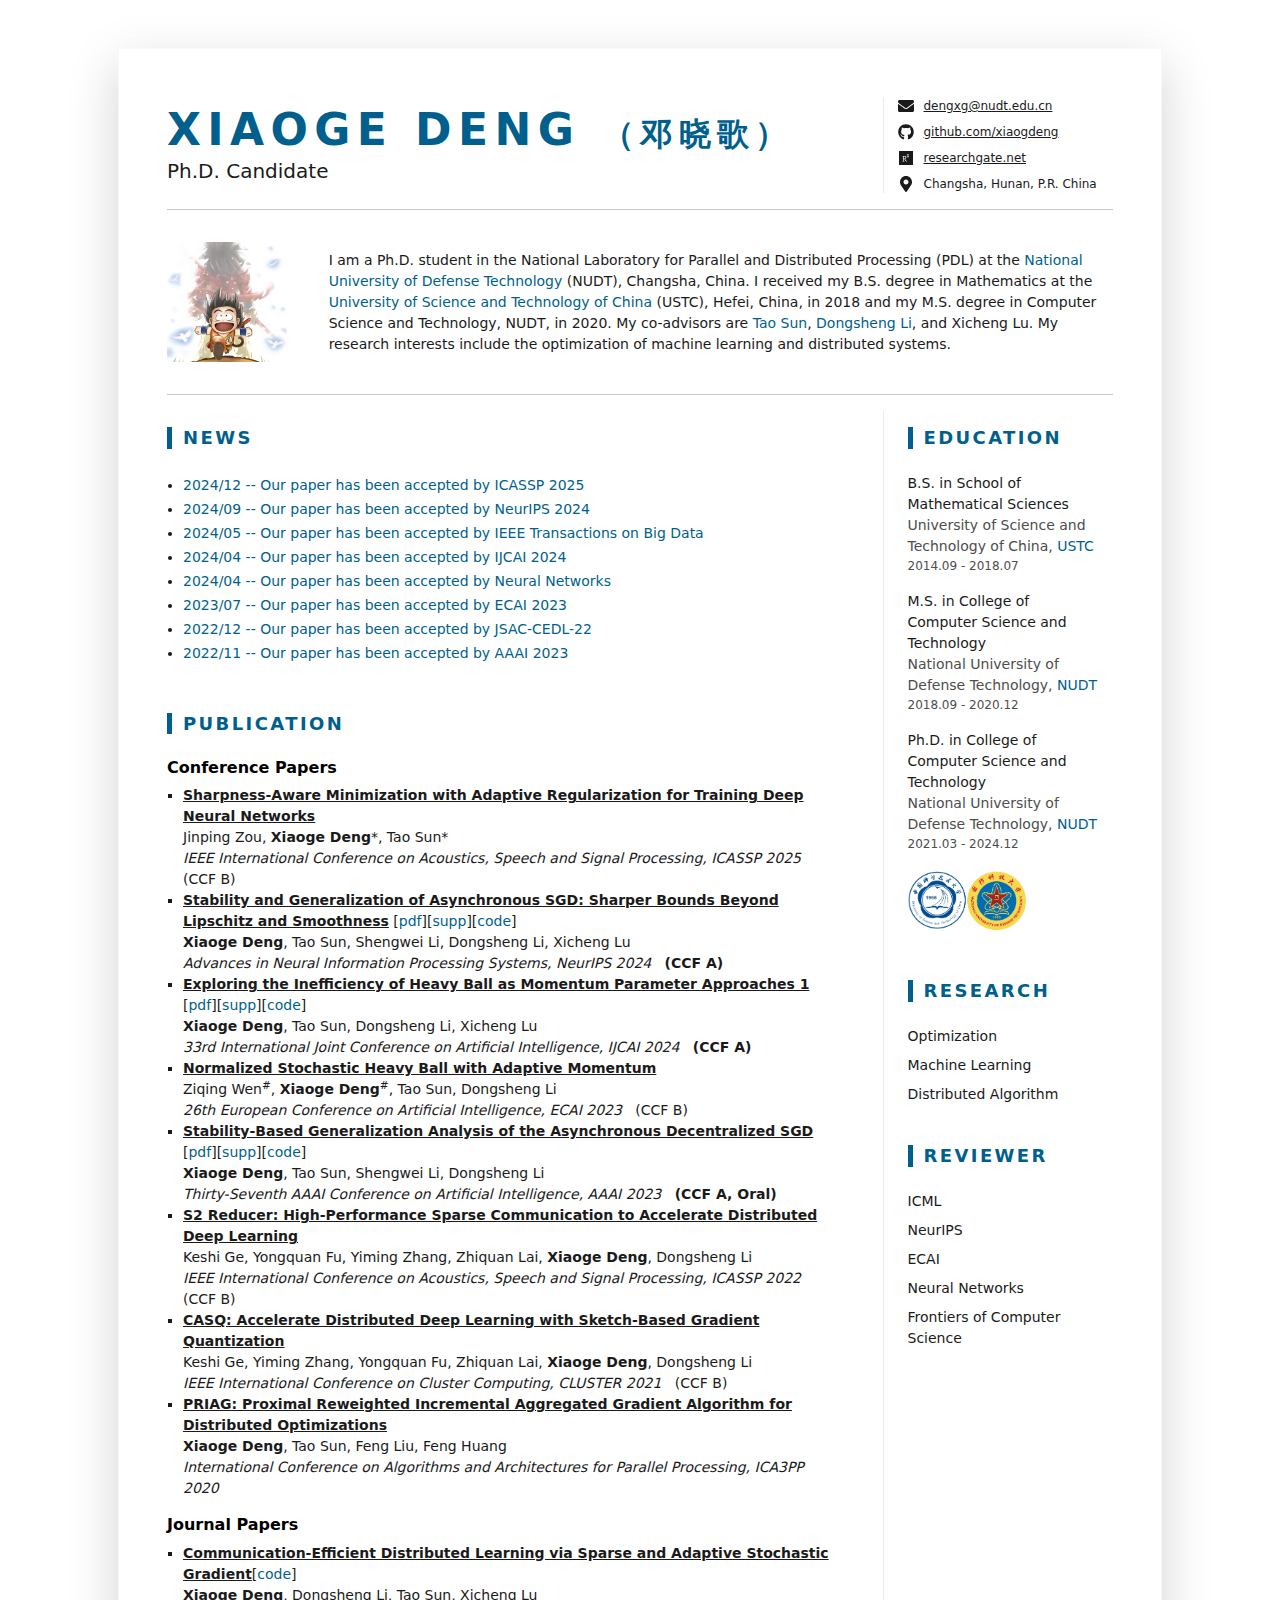
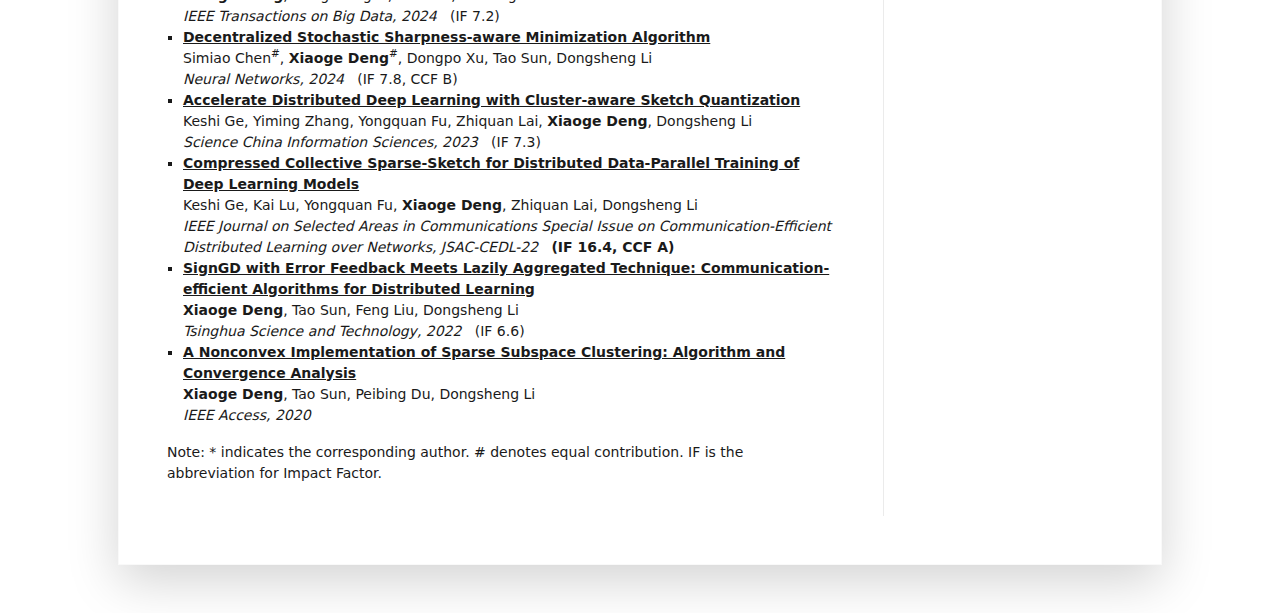
<file: index.html>
<!DOCTYPE html>
<html lang="en"> 
<head>
	<!--
	<title>Homepage of Xiaoge Deng</title>
	-->
	<title>Xiaoge Deng 邓晓歌</title>
	
	<!-- Meta -->
	<meta charset="utf-8">
	<meta http-equiv="X-UA-Compatible" content="IE=edge">
	<meta name="viewport" content="width=device-width, initial-scale=1.0">
	<meta name="description" content="from the free template 'DevResume' of Xiaoying Riley at 3rd Wave Media">
	<meta name="author" content="dxiaog" >
	<meta name="msvalidate.01" content="BFFDCE0091F31E908159C01A692E9F1B" /> <!-- for url search service of Bing -->
	<link rel="shortcut icon" href="assets/images/ya.svg">
	
	<!-- Google Fonts -->
	<link href="https://fonts.googleapis.com/css?family=Roboto:300,400,500,700,900" rel="stylesheet">
	
	<!-- FontAwesome JS-->
	<script defer src="assets/fontawesome/js/all.min.js"></script>
	
	<!-- Theme CSS -->  
	<link id="theme-style" rel="stylesheet" href="assets/css/devresume.css">

	<!-- Highlight Anchors -->
	<style>
        a:target
		{
			background: hsla(93,60%,80%,0.5);
		}
    </style>
</head>

<body>
	
	<div class="main-wrapper">
		<div class="container px-3 px-lg-5">
			<article class="resume-wrapper mx-auto theme-bg-light p-5 mb-5 my-5 shadow-lg">
				
				<div class="resume-header">
					<div class="row align-items-center">
						<div class="resume-title col-12 col-md-6 col-lg-8 col-xl-9">
							<h2 class="resume-name mb-0 text-uppercase">Xiaoge Deng <font size="6">（邓晓歌）</font></h2>
							<div class="resume-tagline mb-3 mb-md-0">
								Ph.D. Candidate
							</div>
						</div><!--//resume-title-->
						<div class="resume-contact col-12 col-md-6 col-lg-4 col-xl-3">
							<ul class="list-unstyled mb-0">
								<li class="mb-2"><i class="fas fa-envelope fa-fw fa-lg me-2"></i><a class="resume-link" href="mailto:dengxg@nudt.edu.cn">dengxg@nudt.edu.cn</a></li>
								<li class="mb-2"><i class="fab fa-github fa-fw fa-lg me-2"></i><a class="resume-link" href="https://github.com/xiaogdeng">github.com/xiaogdeng</a></li>
								<li class="mb-2"><i class="fab fa-researchgate fa-fw fa-lg me-2"></i><a class="resume-link" href="https://www.researchgate.net/profile/Xiaoge-Deng">researchgate.net</a></li>
								<li class="mb-0"><i class="fas fa-map-marker-alt fa-fw fa-lg me-2"></i>Changsha, Hunan, P.R. China</li>
							</ul>
						</div><!--//resume-contact-->
					</div><!--//row-->
					
				</div><!--//resume-header-->
				<hr>
				<div class="resume-intro py-3">
					<div class="row align-items-center">
						<div class="col-12 col-md-3 col-xl-2 text-center">
						    <img class="resume-profile-image mb-3 mb-md-0 me-md-5  ms-md-0 rounded mx-auto" src="assets/images/resume-profile.png" alt="image">
						</div>
						
						<div class="col text-start">
							<p class="mb-0">I am a Ph.D. student in the National Laboratory for Parallel and Distributed Processing (PDL) at the <a class="resume-link-no-underline" href="https://www.nudt.edu.cn/"> National University of Defense Technology</a> (NUDT), Changsha, China. I received my B.S. degree in Mathematics at the <a class="resume-link-no-underline" href="https://www.ustc.edu.cn/">University of Science and Technology of China</a> (USTC), Hefei, China, in 2018 and my M.S. degree in Computer Science and Technology, NUDT, in 2020. My co-advisors are <a class="resume-link-no-underline" href="https://nudtsuntao1991.github.io/">Tao Sun</a>, <a class="resume-link-no-underline" href="https://www.researchgate.net/profile/Dongsheng-Li-3">Dongsheng Li</a>, and Xicheng Lu. My research interests include the optimization of machine learning and distributed systems.</p>
						</div><!--//col-->
					</div>
				</div><!--//resume-intro-->
				<hr>
				<div class="resume-body">
					<div class="row">
						<div class="resume-main col-12 col-lg-8 col-xl-9   pe-0   pe-lg-5">
							<section class="news-section py-3">
								<h3 class="text-uppercase resume-section-heading mb-4">News</h3>
								<div class="item mb-3">
									<div class="item-content">
										<ul class="resume-list-dot">
											<li> <a class="resume-link-no-underline" href="#icassp_2412">2024/12  --  Our paper has been accepted by ICASSP 2025</a> </li>
											<li> <a class="resume-link-no-underline" href="#neurips_2409">2024/09  --  Our paper has been accepted by NeurIPS 2024</a> </li>
											<li> <a class="resume-link-no-underline" href="#tbd_2405">2024/05  --  Our paper has been accepted by IEEE Transactions on Big Data</a> </li>
											<li> <a class="resume-link-no-underline" href="#ijcai_2404">2024/04  --  Our paper has been accepted by IJCAI 2024</a> </li>
											<li> <a class="resume-link-no-underline" href="#nn_2404">2024/04  --  Our paper has been accepted by Neural Networks</a> </li>
											<li> <a class="resume-link-no-underline" href="#ecai_2307">2023/07  --  Our paper has been accepted by ECAI 2023</a> </li>
										    <li> <a class="resume-link-no-underline" href="#jsac_2212">2022/12  --  Our paper has been accepted by JSAC-CEDL-22</a> </li>
											<li> <a class="resume-link-no-underline" href="#aaai_2211">2022/11  --  Our paper has been accepted by AAAI 2023</a> </li>
										</ul>
									</div>
								</div><!--//item-->

							</section><!--//work-section-->

							
							<section class="publication-section py-3">
								<h3 class="text-uppercase resume-section-heading mb-4">Publication</h3>
								<div class="item mb-3">
									<div class="item-heading row align-items-center mb-2">
										<h4 class="item-title col-12 col-md-6 col-lg-8 mb-2 mb-md-0">Conference Papers</h4>
									</div>
									<div class="item-content">
										<ul class="resume-list-square">
											<!--
												<a class="resume-link-publication" href="not_found.html">Not found</a> <br>
											-->
											<li>
												<a id="icassp_2412" class="resume-link-publication" href="not_found.html">Sharpness-Aware Minimization with Adaptive Regularization for Training Deep Neural Networks</a> <br>
												Jinping Zou, <b>Xiaoge Deng</b>*, Tao Sun*<br>
												<i>IEEE International Conference on Acoustics, Speech and Signal Processing, ICASSP 2025</i> &nbsp; (CCF B)
											</li>
											<li>
												<a id="neurips_2409" class="resume-link-publication" href="https://openreview.net/forum?id=bHP9hX4SvI">Stability and Generalization of Asynchronous SGD: Sharper Bounds Beyond Lipschitz and Smoothness</a> [<a class="resume-link-no-underline" href="pdfs/neurips_2024.pdf">pdf</a>][<a class="resume-link-no-underline" href="pdfs/neurips_2024.pdf">supp</a>][<a class="resume-link-no-underline" href="https://github.com/xiaogdeng/Generalization-ASGD">code</a>]<br>
												<b>Xiaoge Deng</b>, Tao Sun, Shengwei Li, Dongsheng Li, Xicheng Lu<br>
												<i>Advances in Neural Information Processing Systems, NeurIPS 2024</i> &nbsp; <b>(CCF A)</b>
											</li>
											<li>
												<a id="ijcai_2404" class="resume-link-publication" href="https://www.ijcai.org/proceedings/2024/431">Exploring the Inefficiency of Heavy Ball as Momentum Parameter Approaches 1</a> [<a class="resume-link-no-underline" href="pdfs/shbdw.pdf">pdf</a>][<a class="resume-link-no-underline" href="pdfs/Supplementary_Material_for_shbdw.pdf">supp</a>][<a class="resume-link-no-underline" href="https://github.com/xiaogdeng/SHB-DW">code</a>]<br>
												<b>Xiaoge Deng</b>, Tao Sun, Dongsheng Li, Xicheng Lu<br>
												<i>33rd International Joint Conference on Artificial Intelligence, IJCAI 2024</i> &nbsp; <b>(CCF A)</b>
											</li>
											<li>
												<a id="ecai_2307" class="resume-link-publication" href="https://ebooks.iospress.nl/doi/10.3233/FAIA230568">Normalized Stochastic Heavy Ball with Adaptive Momentum</a> <br>
												Ziqing Wen<sup>#</sup>, <b>Xiaoge Deng</b><sup>#</sup>, Tao Sun, Dongsheng Li<br>
												<i>26th European Conference on Artificial Intelligence, ECAI 2023</i> &nbsp; (CCF B)
											</li>
											<li>
												<a id="aaai_2211" class="resume-link-publication" href="https://ojs.aaai.org/index.php/AAAI/article/view/25894">Stability-Based Generalization Analysis of the Asynchronous Decentralized SGD</a> [<a class="resume-link-no-underline" href="pdfs/Gen-ADSGD.pdf">pdf</a>][<a class="resume-link-no-underline" href="pdfs/Supplementary_Material_for_Gen-ADSGD.pdf">supp</a>][<a class="resume-link-no-underline" href="https://github.com/xiaogdeng/Generalization-ADSGD">code</a>]<br>
												<b>Xiaoge Deng</b>, Tao Sun, Shengwei Li, Dongsheng Li<br>
												<i>Thirty-Seventh AAAI Conference on Artificial Intelligence, AAAI 2023</i> &nbsp; <b>(CCF A, Oral)</b>
											</li>
											<li>
												<a class="resume-link-publication" href="https://ieeexplore.ieee.org/document/9747408">S2 Reducer: High-Performance Sparse Communication to Accelerate Distributed Deep Learning</a> <br>
												Keshi Ge, Yongquan Fu, Yiming Zhang, Zhiquan Lai, <b>Xiaoge Deng</b>, Dongsheng Li<br>
												<i>IEEE International Conference on Acoustics, Speech and Signal Processing, ICASSP 2022</i> &nbsp; (CCF B)
											</li>
											<li>
												<a class="resume-link-publication" href="https://ieeexplore.ieee.org/document/9555965">CASQ: Accelerate Distributed Deep Learning with Sketch-Based Gradient Quantization</a> <br>
												Keshi Ge, Yiming Zhang, Yongquan Fu, Zhiquan Lai, <b>Xiaoge Deng</b>, Dongsheng Li<br>
												<i>IEEE International Conference on Cluster Computing, CLUSTER 2021</i> &nbsp; (CCF B)
											</li>
											<li>
												<a class="resume-link-publication" href="https://link.springer.com/chapter/10.1007/978-3-030-60245-1_34">PRIAG: Proximal Reweighted Incremental Aggregated Gradient Algorithm for Distributed Optimizations</a> <br>
												<b>Xiaoge Deng</b>, Tao Sun, Feng Liu, Feng Huang<br>
												<i>International Conference on Algorithms and Architectures for Parallel Processing, ICA3PP 2020</i>
											</li>
										</ul>
									</div>
								</div><!--//item-->

								<div class="item mb-3">
									<div class="item-heading row align-items-center mb-2">
										<h4 class="item-title col-12 col-md-6 col-lg-8 mb-2 mb-md-0">Journal Papers</h4>
									</div>
									<div class="item-content">
										<ul class="resume-list-square">
											<!--
											<li>
												<a class="resume-link-publication" href="https://ieeexplore.ieee.org/document/9040629">A Nonconvex Implementation of Sparse Subspace Clustering: Algorithm and Convergence Analysis</a> [<a class="resume-link-no-underline" href="not_found.html">code</a>]<br>
												Xiaoge Deng, Tao Sun, Peibing Du, Dongsheng Li<br>
												<i>IEEE Access 2020</i>
											</li>
											-->
											<li>
												<a id="tbd_2405" class="resume-link-publication" href="https://ieeexplore.ieee.org/document/10542408">Communication-Efficient Distributed Learning via Sparse and Adaptive Stochastic Gradient</a>[<a class="resume-link-no-underline" href="https://github.com/xiaogdeng/SASG">code</a>]<br>
												<b>Xiaoge Deng</b>, Dongsheng Li, Tao Sun, Xicheng Lu<br>
												<i>IEEE Transactions on Big Data, 2024</i> &nbsp; (IF 7.2)
											</li>
											<li>
												<a id="nn_2404" class="resume-link-publication" href="https://www.sciencedirect.com/science/article/pii/S0893608024002491">Decentralized Stochastic Sharpness-aware Minimization Algorithm</a><br>
												Simiao Chen<sup>#</sup>, <b>Xiaoge Deng</b><sup>#</sup>, Dongpo Xu, Tao Sun, Dongsheng Li<br>
												<i>Neural Networks, 2024</i> &nbsp; (IF 7.8, CCF B)
											</li>
											<li>
												<a class="resume-link-publication" href="https://link.springer.com/article/10.1007/s11432-021-3532-8">Accelerate Distributed Deep Learning with Cluster-aware Sketch Quantization</a> <br>
												Keshi Ge, Yiming Zhang, Yongquan Fu, Zhiquan Lai, <b>Xiaoge Deng</b>, Dongsheng Li<br>
												<i>Science China Information Sciences, 2023</i> &nbsp; (IF 7.3)
											</li>
											<li>
												<a id="jsac_2212" class="resume-link-publication" href="https://ieeexplore.ieee.org/document/10050389">Compressed Collective Sparse-Sketch for Distributed Data-Parallel Training of Deep Learning Models</a><br>
												Keshi Ge, Kai Lu, Yongquan Fu, <b>Xiaoge Deng</b>, Zhiquan Lai, Dongsheng Li<br>
												<i>IEEE Journal on Selected Areas in Communications Special Issue on Communication-Efficient Distributed Learning over Networks, JSAC-CEDL-22</i> &nbsp; <b>(IF 16.4, CCF A)</b>
											</li>
											<li>
												<a class="resume-link-publication" href="https://ieeexplore.ieee.org/document/9515790">SignGD with Error Feedback Meets Lazily Aggregated Technique: Communication-efficient Algorithms for Distributed Learning</a> <br>
												<b>Xiaoge Deng</b>, Tao Sun, Feng Liu, Dongsheng Li<br>
												<i>Tsinghua Science and Technology, 2022</i> &nbsp; (IF 6.6)
											</li>	
											<li>
												<a class="resume-link-publication" href="https://ieeexplore.ieee.org/document/9040629">A Nonconvex Implementation of Sparse Subspace Clustering: Algorithm and Convergence Analysis</a> <br>
												<b>Xiaoge Deng</b>, Tao Sun, Peibing Du, Dongsheng Li<br>
												<i>IEEE Access, 2020</i>
											</li>
										</ul>
										Note: * indicates the corresponding author. # denotes equal contribution. IF is the abbreviation for Impact Factor.
									</div>
								</div><!--//item-->

							</section><!--//project-section-->	
						</div><!--//resume-main-->
						
					

						<aside class="resume-aside col-12 col-lg-4 col-xl-3 px-lg-4 pb-lg-4">
									<section class="education-section py-3">
										<h3 class="text-uppercase resume-section-heading mb-4">Education</h3>
										<ul class="list-unstyled resume-education-list">
											<li class="mb-3">
												<div class="resume-degree font-weight-bold">B.S. in School of Mathematical Sciences</div>
												<div class="resume-degree-org text-muted">University of Science and Technology of China, <a class="resume-link-no-underline" href="https://www.ustc.edu.cn/">USTC</a></div>
												<div class="resume-degree-time text-muted">2014.09 - 2018.07</div>
											</li>
											<li class="mb-3">
												<div class="resume-degree font-weight-bold">M.S. in College of Computer Science and Technology</div>
												<div class="resume-degree-org text-muted">National University of Defense Technology, <a class="resume-link-no-underline" href="https://www.nudt.edu.cn/"> NUDT</a></div>
												<div class="resume-degree-time text-muted">2018.09 - 2020.12</div>
											</li>
											<li class="mb-3">
												<div class="resume-degree font-weight-bold">Ph.D. in College of Computer Science and Technology</div>
												<div class="resume-degree-org text-muted">National University of Defense Technology, <a class="resume-link-no-underline" href="https://www.nudt.edu.cn/"> NUDT</a></div>
												<div class="resume-degree-time text-muted">2021.03 - 2024.12</div>
											</li>
											<li class="mb-0">
												<div class="col-12 col-md-3 col-xl-2 text-center">
													<img class="resume-profile-image mb-3 mb-md-0 me-md-5  ms-md-0 rounded mx-auto" src="assets/images/edulogo.jpg" alt="image">
												</div>
											</li>
										</ul>
									</section><!--//education-section-->
									
									<section class="skills-section py-3">
										<h3 class="text-uppercase resume-section-heading mb-4">Research</h3>
										<ul class="list-unstyled resume-interests-list mb-0">
											<li class="mb-2">Optimization</li>
											<li class="mb-2">Machine Learning</li>
											<li class="mb-2">Distributed Algorithm</li>
										</ul>
									</section><!--//research-section-->

									<section class="skills-section py-3">
										<h3 class="text-uppercase resume-section-heading mb-4">Reviewer</h3>
										<ul class="list-unstyled resume-interests-list mb-0">
											<li class="mb-2">ICML</li>
											<li class="mb-2">NeurIPS</li>
											<li class="mb-2">ECAI</li>
											<li class="mb-2">Neural Networks</li>
											<li class="mb-2">Frontiers of Computer Science</li>
										</ul>
									</section><!--//research-section-->

								</aside><!--//resume-aside-->
					</div><!--//row-->
				</div><!--//resume-body-->

<!--				<hr>-->
<!--				<div class="resume-footer text-center">-->
<!--					<ul class="resume-social-list list-inline mx-auto mb-0 d-inline-block text-muted">-->
<!--								<li class="list-inline-item mb-lg-0 me-3"><a class="resume-link" href="#"><i class="fab fa-github-square fa-2x me-2" data-fa-transform="down-4"></i><span class="d-none d-lg-inline-block text-muted">github.com/username</span></a></li>-->
<!--								<li class="list-inline-item mb-lg-0 me-3"><a class="resume-link" href="#"><i class="fab fa-linkedin fa-2x me-2" data-fa-transform="down-4"></i><span class="d-none d-lg-inline-block text-muted">linkedin.com/in/username</span></a></li>-->
<!--								<li class="list-inline-item mb-lg-0 me-lg-3"><a class="resume-link" href="#"><i class="fab fa-twitter-square fa-2x me-2" data-fa-transform="down-4"></i><span class="d-none d-lg-inline-block text-muted">@twittername</span></a></li>-->
<!--							</ul>-->
<!--				</div>&lt;!&ndash;//resume-footer&ndash;&gt;-->
			</article>
					
		</div><!--//container-->
				
<!--				<footer class="footer text-center py-4">-->
<!--					&lt;!&ndash;/* This template is free as long as you keep the footer attribution link. If you'd like to use the template without the attribution link, you can buy the commercial license via our website: themes.3rdwavemedia.com Thank you for your support. :) */&ndash;&gt;-->
<!--					<small class="copyright text-muted">Designed with <i class="fas fa-heart"></i> by <a class="theme-link" href="http://themes.3rdwavemedia.com" target="_blank">Xiaoying Riley</a> for developers</small>-->
<!--				</footer>-->
				
	</div><!--//main-wrapper-->
			

</body>
</html>
</file>
